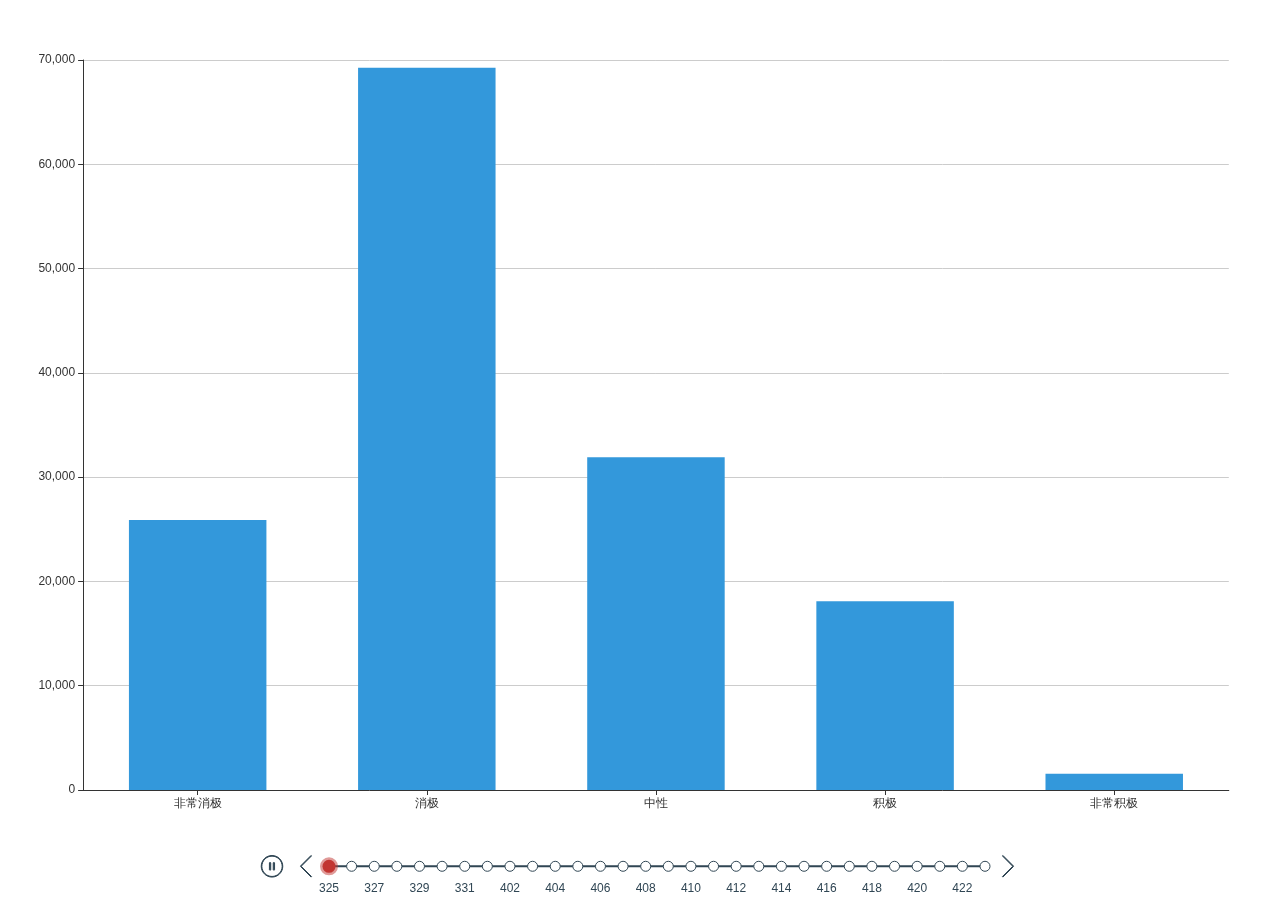
<file: atitude-line/bar.html>
<!DOCTYPE html>
<html style="height: 100%">
<head>
    <meta charset="utf-8">
</head>
<body style="height: 100%; margin: 0">
    <div id="container" style="height: 100%"></div>
    <script src="echarts.min.js"></script>
    <script src="jquery-3.3.1.min.js"></script>

    <script type="text/javascript">
        var dateid=['20200325','20200326','20200327','20200328','20200329','20200330','20200331','20200401','20200402','20200403','20200404','20200405','20200406','20200407','20200408','20200409','20200410','20200411','20200412','20200413','20200414','20200415','20200416','20200417','20200418','20200419','20200420','20200421','20200422','20200423'];
        
        var date = [];
        var typ = [];
        var number = [];
        function getList(dateid) {
            numberList=[];
            for(var i=0;i<date.length;i++)
            {
                if(date[i]==dateid)
                {
                    if(typ[i]=='severely negative') numberList[0]=number[i];
                    if(typ[i]=='negative') numberList[1]=number[i];
                    if(typ[i]=='neutral') numberList[2]=number[i];
                    if(typ[i]=='positive') numberList[3]=number[i];
                    if(typ[i]=='extremely positive') numberList[4]=number[i];
                }
            }
            return numberList;
        }
        $.ajax({
            async:false,
            url: "attitude.json",//json文件位置，文件名
            type: "GET",//请求方式为get
            dataType: "json", //返回数据格式为json
            // traditional:true,
            success: function(data) {//请求成功完成后要执行的方法 
                for(var i=0;i<data.length;i++){
                    date[i]=data[i].date;
                    typ[i]=data[i].type;
                    number[i]=data[i].number;
                }
                
            }
        })
        var dom = document.getElementById("container");
        var myChart = echarts.init(dom);
        var app={};
        option = null;
        var options=[];
        dateid.forEach(date=>{
            options.push(
                {series:[{data:getList(date)}]}
            )
        })
        console.log(options)
        option = {
            baseOption:{
                timeline: {
                    axisType: 'category',
                    // realtime: false,
                    // loop: false,
                    autoPlay: true,
                    // currentIndex: 2,
                    playInterval: 1000,
                    // controlStyle: {
                    //     position: 'left'
                    // },
                    data: ['0325','0326','0327','0328','0329','0330','0331','0401','0402','0403','0404','0405','0406','0407','0408','0409','0410','0411','0412','0413','0414','0415','0416','0417','0418','0419','0420','0421','0422','0423'],
                    label: {
                        formatter : function(s) {
                            return (new Date(s)).getFullYear();
                        }
                    }
                },
                color: ['#3398DB'],
                tooltip: {
                    trigger: 'axis',
                    axisPointer: {            // 坐标轴指示器，坐标轴触发有效
                        type: 'shadow'        // 默认为直线，可选为：'line' | 'shadow'
                    }
                },
                grid: {
                    left: '3%',
                    right: '4%',
                    bottom: '10%',
                    containLabel: true
                },
                xAxis: [
                    {
                        type: 'category',
                        data: ['非常消极','消极','中性','积极','非常积极'],
                        axisTick: {
                            alignWithLabel: true
                        }
                    }
                ],
                yAxis: [
                    {
                        type: 'value'
                    }
                ],
                series: [
                    {
                        name: 'number',
                        type: 'bar',
                        barWidth: '60%'
                    }
                ]
            },
            
            options: options
        };
        
        if (option && typeof option === "object") {
            myChart.setOption(option, true);
        }
       </script>
   </body>
</html>
</file>
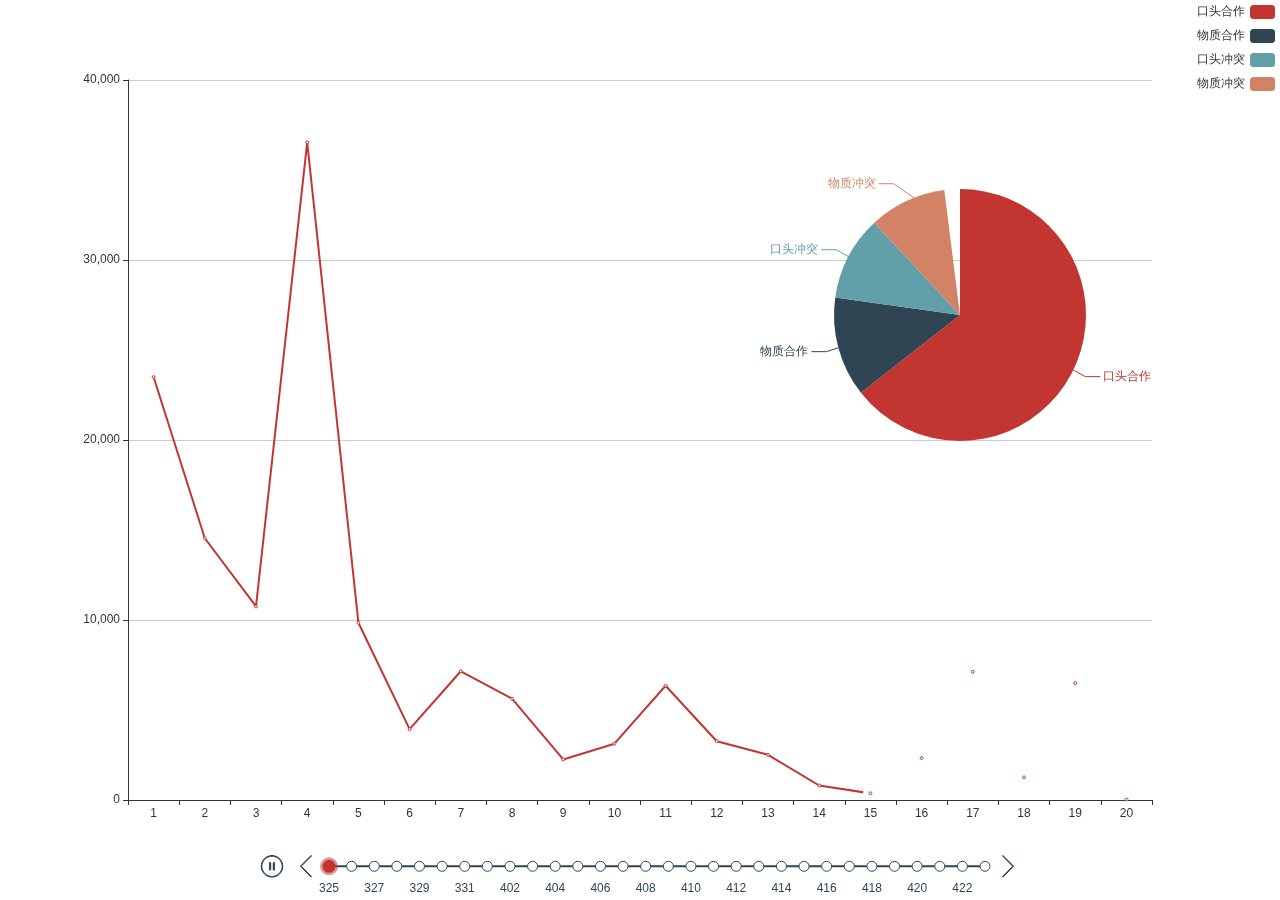
<file: 事件数量类型加时间轴/event-quad.html>
<!DOCTYPE html>
<html style="height: 100%">
   <head>
       <meta charset="utf-8">
       <style>
           .selector {
               position: absolute;
               left: 10px;
               top:10px;
           }
       </style>
   </head>
   <body style="height: 100%; margin: 0">
       <div id="container" style="height: 100%"></div>
       <script src="echarts.min.js"></script>
        <script src="jquery-3.3.1.min.js"></script>
    <script type="text/javascript">
        var dateid=['20200325','20200326','20200327','20200328','20200329','20200330','20200331','20200401','20200402','20200403','20200404','20200405','20200406','20200407','20200408','20200409','20200410','20200411','20200412','20200413','20200414','20200415','20200416','20200417','20200418','20200419','20200420','20200421','20200422','20200423'];
        
        function getList(dateid) {
            var numberList=[];
            for(var i=0;i<eventdate.length;i++)
            {
                if(eventdate[i]==dateid)
                {
                    for(var j=0;j<20;j++) 
                    {
                        numberList.push(eventnumber[i+j])
                    }
                }
            }
            return numberList;
        }
        function getpie(dateid){
            var numberList = [];
            for(var i=0;i<quaddate.length;i++)
            {
                if(quaddate[i]==dateid)
                {
                    if(quadclass[i]=='1') numberList[0]=quadnumber[i];
                    if(quadclass[i]=='2') numberList[1]=quadnumber[i];
                    if(quadclass[i]=='3') numberList[2]=quadnumber[i];
                    if(quadclass[i]=='4') numberList[3]=quadnumber[i];
                }
            }
            return numberList;
        }
        var eventdate = [];
        var eventcode = [];
        var eventnumber = [];
        $.ajax({
            async:false,
            url: "event.json",//json文件位置，文件名
            type: "GET",//请求方式为get
            dataType: "json", //返回数据格式为json
            // traditional:true,
            success: function(data) {//请求成功完成后要执行的方法 
                for(var i=0;i<data.length;i++){
                    eventdate[i]=data[i].date;
                    eventcode[i]=data[i].eventcode;
                    eventnumber[i]=data[i].number;
                }
                
            }
        })
        var quaddate = [];
        var quadclass = [];
        var quadnumber = [];
        $.ajax({
            async:false,
            url: "quad.json",//json文件位置，文件名
            type: "GET",//请求方式为get
            dataType: "json", //返回数据格式为json
            // traditional:true,
            success: function(data) {//请求成功完成后要执行的方法 
                for(var i=0;i<data.length;i++){
                    quaddate[i]=data[i].date;
                    quadclass[i]=data[i].quadclass;
                    quadnumber[i]=data[i].number;
                }
                
            }
        })
        var dom = document.getElementById("container");
        var myChart = echarts.init(dom);
        var app={};
        var options=[];
        dateid.forEach(date=>{
            var pielist = getpie(date);
            options.push(
                {
                    series: [
                        {data: getList(date)},
                        {data:[
                            {value: pielist[0], name: '口头合作'},
                            {value: pielist[1], name: '物质合作'},
                            {value: pielist[2], name: '口头冲突'},
                            {value: pielist[3], name: '物质冲突'}
                        ]}
                    ]
                }
            )
        })
        console.log(options)
        
        option = {
            baseOption:{
                timeline: {
                    axisType: 'category',
                    // realtime: false,
                    // loop: false,
                    autoPlay: true,
                    // currentIndex: 2,
                    playInterval: 1000,
                    // controlStyle: {
                    //     position: 'left'
                    // },
                    data: ['0325','0326','0327','0328','0329','0330','0331','0401','0402','0403','0404','0405','0406','0407','0408','0409','0410','0411','0412','0413','0414','0415','0416','0417','0418','0419','0420','0421','0422','0423'],
                    label: {
                        formatter : function(s) {
                            return (new Date(s)).getFullYear();
                        }
                    }
                },
                
                tooltip: {
                },
                legend: {
                    left: 'right',
                    orient: 'vertical',
                    data: ['口头合作', '物质合作', '口头冲突', '物质冲突']
                },
                
                calculable : true,
                grid: {
                    top: 80,
                    bottom: 100,
                    tooltip: {
                        trigger: 'axis',
                        axisPointer: {
                            type: 'shadow',
                            label: {
                                show: true,
                                formatter: function (params) {
                                    return params.value.replace('\n', '');
                                }
                            }
                        }
                    }
                },
                xAxis: [
                    {
                        type: 'category',
                        data: ['1','2','3','4','5','6','7','8','9','10','11','12','13','14','15','16','17','18','19','20'],
                        boundaryGap: true
                    }
                ],
                yAxis: [
                    {
                        type: 'value'
                    }
                ],
                series: [
                    {
                        name: 'number',
                        type: 'line',
                        barWidth: '50%',
                    },
                    {
                        name: 'quad',
                        type: 'pie',
                        center: ['75%', '35%'],
                        radius: '28%',
                        z: 100,
                        data: 
                        [
                            {value: 2342223, name: '口头合作'},
                            {value: 530682, name: '物质合作'},
                            {value: 431263, name: '口头冲突'},
                            {value: 430124, name: '物质冲突'}
                        ]
                    }
                ]
            },
            options:options
        };
        if (option && typeof option === "object") {
            myChart.setOption(option, true);
        }
       </script>
   </body>
</html>
</file>
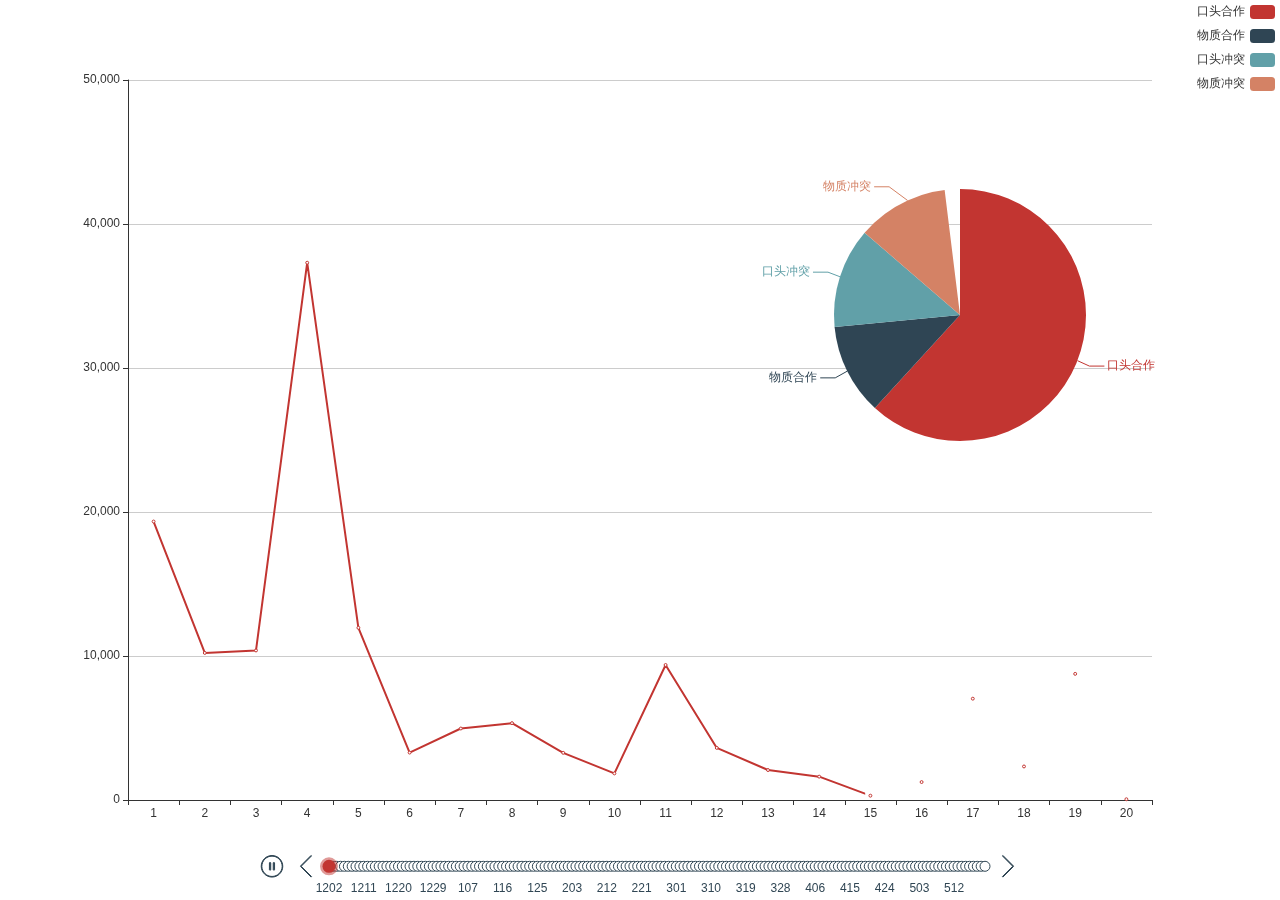
<file: 时间轴/event-quad.html>
<!DOCTYPE html>
<html style="height: 100%">
   <head>
       <meta charset="utf-8">
       <style>
           .selector {
               position: absolute;
               left: 10px;
               top:10px;
           }
       </style>
   </head>
   <body style="height: 100%; margin: 0">
       <div id="container" style="height: 100%"></div>
       <script src="echarts.min.js"></script>
        <script src="jquery-3.3.1.min.js"></script>
    <script type="text/javascript">
        var dateid=['20191202','20191203','20191204','20191205','20191206','20191207','20191208','20191209','20191210',
                    '20191211','20191212','20191213','20191214','20191215','20191216','20191217','20191218','20191219','20191220',
                    '20191221','20191222','20191223','20191224','20191225','20191226','20191227','20191228','20191229','20191230',
                    '20191231','20200101','20200102','20200103','20200104','20200105','20200106','20200107','20200108','20200109','20200110',
                    '20200111','20200112','20200113','20200114','20200115','20200116','20200117','20200118','20200119','20200120',
                    '20200121','20200122','20200123','20200124','20200125','20200126','20200127','20200128','20200129','20200130',
                    '20200131','20200201','20200202','20200203','20200204','20200205','20200206','20200207','20200208','20200209','20200210',
                    '20200211','20200212','20200213','20200214','20200215','20200216','20200217','20200218','20200219','20200220',
                    '20200221','20200222','20200223','20200224','20200225','20200226','20200227','20200228','20200229',
                    '20200301','20200302','20200303','20200304','20200305','20200306','20200307','20200308','20200309','20200310',
                    '20200311','20200312','20200313','20200314','20200315','20200316','20200317','20200318','20200319','20200320',
                    '20200321','20200322','20200323','20200324','20200325','20200326','20200327','20200328','20200329','20200330',
                    '20200331','20200401','20200402','20200403','20200404','20200405','20200406','20200407','20200408','20200409','20200410',
                    '20200411','20200412','20200413','20200414','20200415','20200416','20200417','20200418','20200419','20200420',
                    '20200421','20200422','20200423','20200424','20200425','20200426','20200427','20200428','20200429','20200430',
                    '20200501','20200502','20200503','20200504','20200505','20200506','20200507','20200508','20200509','20200510',
                    '20200511','20200512','20200513','20200514','20200515','20200516','20200517','20200518','20200519','20200520'

                    ]

        function getList(dateid) {
            var numberList=[];
            for(var i=0;i<eventdate.length;i++)
            {
                if(eventdate[i]==dateid)
                {
                    for(var j=0;j<20;j++) 
                    {
                        numberList.push(eventnumber[i+j])
                    }
                }
            }
            return numberList;
        }
        function getpie(dateid){
            var numberList = [];
            for(var i=0;i<quaddate.length;i++)
            {
                if(quaddate[i]==dateid)
                {
                    if(quadclass[i]=='1') numberList[0]=quadnumber[i];
                    if(quadclass[i]=='2') numberList[1]=quadnumber[i];
                    if(quadclass[i]=='3') numberList[2]=quadnumber[i];
                    if(quadclass[i]=='4') numberList[3]=quadnumber[i];
                }
            }
            return numberList;
        }
        var eventdate = [];
        var eventcode = [];
        var eventnumber = [];
        $.ajax({
            async:false,
            url: "event.json",//json文件位置，文件名
            type: "GET",//请求方式为get
            dataType: "json", //返回数据格式为json
            // traditional:true,
            success: function(data) {//请求成功完成后要执行的方法 
                for(var i=0;i<data.length;i++){
                    eventdate[i]=data[i].date;
                    eventcode[i]=data[i].eventcode;
                    eventnumber[i]=data[i].number;
                }
                
            }
        })
        var quaddate = [];
        var quadclass = [];
        var quadnumber = [];
        $.ajax({
            async:false,
            url: "quad.json",//json文件位置，文件名
            type: "GET",//请求方式为get
            dataType: "json", //返回数据格式为json
            // traditional:true,
            success: function(data) {//请求成功完成后要执行的方法 
                for(var i=0;i<data.length;i++){
                    quaddate[i]=data[i].date;
                    quadclass[i]=data[i].quadclass;
                    quadnumber[i]=data[i].number;
                }
                
            }
        })
        var dom = document.getElementById("container");
        var myChart = echarts.init(dom);
        var app={};
        var options=[];
        dateid.forEach(date=>{
            var pielist = getpie(date);
            options.push(
                {
                    series: [
                        {data: getList(date)},
                        {data:[
                            {value: pielist[0], name: '口头合作'},
                            {value: pielist[1], name: '物质合作'},
                            {value: pielist[2], name: '口头冲突'},
                            {value: pielist[3], name: '物质冲突'}
                        ]}
                    ]
                }
            )
        })
        console.log(options)
        
        option = {
            baseOption:{
                timeline: {
                    axisType: 'category',
                    // realtime: false,
                    // loop: false,
                    autoPlay: true,
                    // currentIndex: 2,
                    playInterval: 1000,
                    // controlStyle: {
                    //     position: 'left'
                    // },
                    data: ['1202','1203','1204','1205','1206','1207','1208','1209','1210',
                            '1211','1212','1213','1214','1215','1216','1217','1218','1219','1220',
                            '1221','1222','1223','1224','1225','1226','1227','1228','1229','1230',
                            '1231','0101','0102','0103','0104','0105','0106','0107','0108','0109','0110',
                            '0111','0112','0113','0114','0115','0116','0117','0118','0119','0120',
                            '0121','0122','0123','0124','0125','0126','0127','0128','0129','0130',
                            '0131','0201','0202','0203','0204','0205','0206','0207','0208','0209','0210',
                            '0211','0212','0213','0214','0215','0216','0217','0218','0219','0220',
                            '0221','0222','0223','0224','0225','0226','0227','0228','0229',
                            '0301','0302','0303','0304','0305','0306','0307','0308','0309','0310',
                            '0311','0312','0313','0314','0315','0316','0317','0318','0319','0320',
                            '0321','0322','0323','0324','0325','0326','0327','0328','0329','0330',
                            '0331','0401','0402','0403','0404','0405','0406','0407','0408','0409','0410',
                            '0411','0412','0413','0414','0415','0416','0417','0418','0419','0420',
                            '0421','0422','0423','0424','0425','0426','0427','0428','0429','0430',
                            '0501','0502','0503','0504','0505','0506','0507','0508','0509','0510',
                            '0511','0512','0513','0514','0515','0516','0517','0518','0519','0520'
                            ],
                    label: {
                        formatter : function(s) {
                            return (new Date(s)).getFullYear();
                        }
                    }
                },
                
                tooltip: {
                },
                legend: {
                    left: 'right',
                    orient: 'vertical',
                    data: ['口头合作', '物质合作', '口头冲突', '物质冲突']
                },
                
                calculable : true,
                grid: {
                    top: 80,
                    bottom: 100,
                    tooltip: {
                        trigger: 'axis',
                        axisPointer: {
                            type: 'shadow',
                            label: {
                                show: true,
                                formatter: function (params) {
                                    return params.value.replace('\n', '');
                                }
                            }
                        }
                    }
                },
                xAxis: [
                    {
                        type: 'category',
                        data: ['1','2','3','4','5','6','7','8','9','10','11','12','13','14','15','16','17','18','19','20'],
                        boundaryGap: true
                    }
                ],
                yAxis: [
                    {
                        type: 'value'
                    }
                ],
                series: [
                    {
                        name: 'number',
                        type: 'line',
                        barWidth: '50%',
                    },
                    {
                        name: 'quad',
                        type: 'pie',
                        center: ['75%', '35%'],
                        radius: '28%',
                        z: 100,
                        data: 
                        [
                            {value: 2342223, name: '口头合作'},
                            {value: 530682, name: '物质合作'},
                            {value: 431263, name: '口头冲突'},
                            {value: 430124, name: '物质冲突'}
                        ]
                    }
                ]
            },
            options:options
        };
        if (option && typeof option === "object") {
            myChart.setOption(option, true);
        }
       </script>
   </body>
</html>
</file>
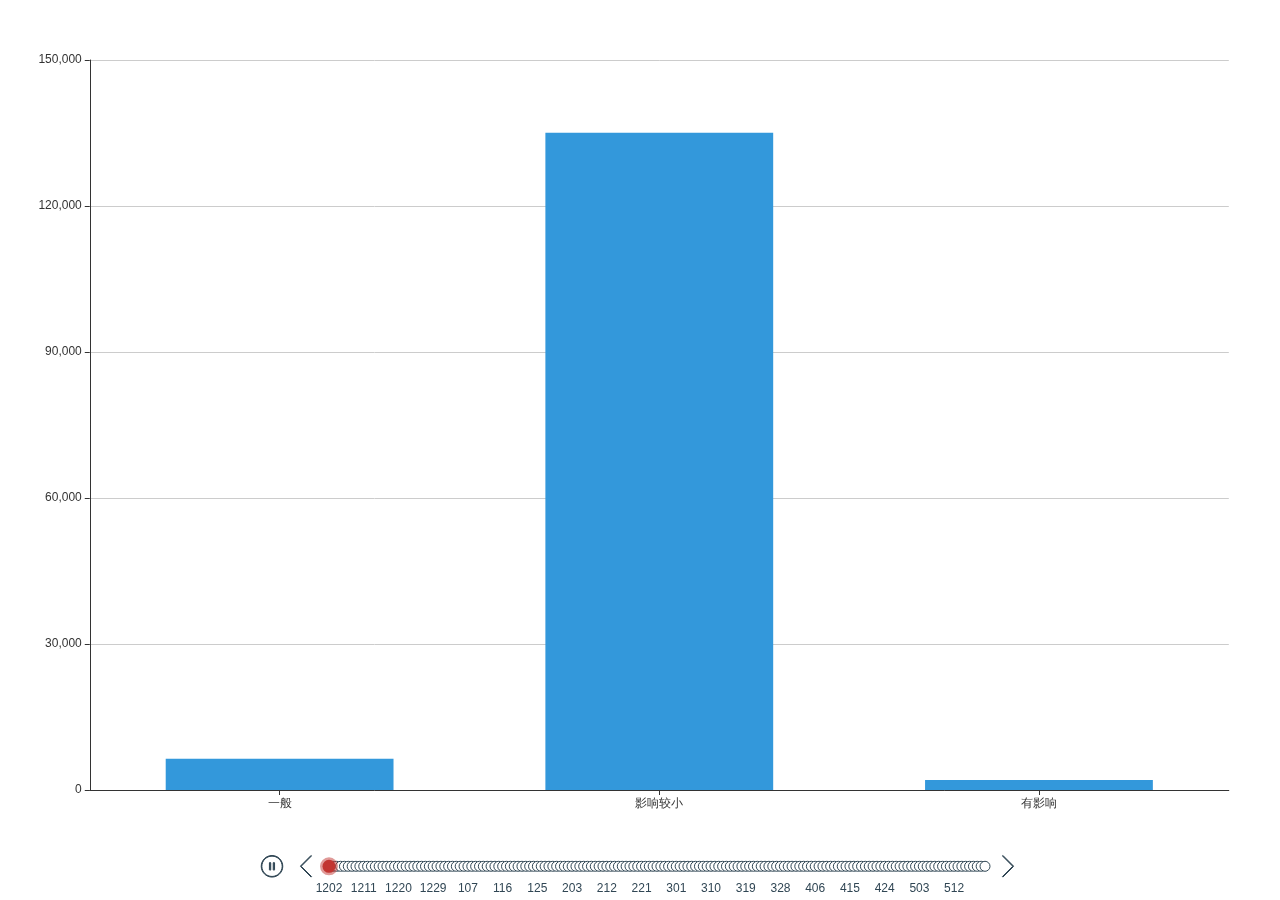
<file: 时间轴/influence.html>
<!DOCTYPE html>
<html style="height: 100%">
<head>
    <meta charset="utf-8">
</head>
<body style="height: 100%; margin: 0">
    <div id="container" style="height: 100%"></div>
    <script src="echarts.min.js"></script>
    <script src="jquery-3.3.1.min.js"></script>

    <script type="text/javascript">
        var dateid=['20191202','20191203','20191204','20191205','20191206','20191207','20191208','20191209','20191210',
                    '20191211','20191212','20191213','20191214','20191215','20191216','20191217','20191218','20191219','20191220',
                    '20191221','20191222','20191223','20191224','20191225','20191226','20191227','20191228','20191229','20191230',
                    '20191231','20200101','20200102','20200103','20200104','20200105','20200106','20200107','20200108','20200109','20200110',
                    '20200111','20200112','20200113','20200114','20200115','20200116','20200117','20200118','20200119','20200120',
                    '20200121','20200122','20200123','20200124','20200125','20200126','20200127','20200128','20200129','20200130',
                    '20200131','20200201','20200202','20200203','20200204','20200205','20200206','20200207','20200208','20200209','20200210',
                    '20200211','20200212','20200213','20200214','20200215','20200216','20200217','20200218','20200219','20200220',
                    '20200221','20200222','20200223','20200224','20200225','20200226','20200227','20200228','20200229',
                    '20200301','20200302','20200303','20200304','20200305','20200306','20200307','20200308','20200309','20200310',
                    '20200311','20200312','20200313','20200314','20200315','20200316','20200317','20200318','20200319','20200320',
                    '20200321','20200322','20200323','20200324','20200325','20200326','20200327','20200328','20200329','20200330',
                    '20200331','20200401','20200402','20200403','20200404','20200405','20200406','20200407','20200408','20200409','20200410',
                    '20200411','20200412','20200413','20200414','20200415','20200416','20200417','20200418','20200419','20200420',
                    '20200421','20200422','20200423','20200424','20200425','20200426','20200427','20200428','20200429','20200430',
                    '20200501','20200502','20200503','20200504','20200505','20200506','20200507','20200508','20200509','20200510',
                    '20200511','20200512','20200513','20200514','20200515','20200516','20200517','20200518','20200519','20200520'
                    ]
        
        var date = [];
        var typ = [];
        var number = [];
        function getList(dateid) {
            numberList=[];
            for(var i=0;i<date.length;i++)
            {
                if(date[i]==dateid)
                {
                    if(typ[i]=='common') numberList[0]=number[i];
                    if(typ[i]=='littleinfluential') numberList[1]=number[i];
                    if(typ[i]=='influential') numberList[2]=number[i]
                }
            }
            return numberList;
        }
        $.ajax({
            async:false,
            url: "influence.json",//json文件位置，文件名
            type: "GET",//请求方式为get
            dataType: "json", //返回数据格式为json
            // traditional:true,
            success: function(data) {//请求成功完成后要执行的方法 
                for(var i=0;i<data.length;i++){
                    date[i]=data[i].date;
                    typ[i]=data[i].type;
                    number[i]=data[i].number;
                }
                
            }
        })
        var dom = document.getElementById("container");
        var myChart = echarts.init(dom);
        var app={};
        var options=[];
        dateid.forEach(date=>{
            options.push(
                {
                    series:[
                        {data:getList(date)}
                    ]
                }
            )
        })
        console.log(options)
        option = {
            baseOption:{
                timeline: {
                    axisType: 'category',
                    // realtime: false,
                    // loop: false,
                    autoPlay: true,
                    // currentIndex: 2,
                    playInterval: 1000,
                    // controlStyle: {
                    //     position: 'left'
                    // },
                    data: ['1202','1203','1204','1205','1206','1207','1208','1209','1210',
                            '1211','1212','1213','1214','1215','1216','1217','1218','1219','1220',
                            '1221','1222','1223','1224','1225','1226','1227','1228','1229','1230',
                            '1231','0101','0102','0103','0104','0105','0106','0107','0108','0109','0110',
                            '0111','0112','0113','0114','0115','0116','0117','0118','0119','0120',
                            '0121','0122','0123','0124','0125','0126','0127','0128','0129','0130',
                            '0131','0201','0202','0203','0204','0205','0206','0207','0208','0209','0210',
                            '0211','0212','0213','0214','0215','0216','0217','0218','0219','0220',
                            '0221','0222','0223','0224','0225','0226','0227','0228','0229',
                            '0301','0302','0303','0304','0305','0306','0307','0308','0309','0310',
                            '0311','0312','0313','0314','0315','0316','0317','0318','0319','0320',
                            '0321','0322','0323','0324','0325','0326','0327','0328','0329','0330',
                            '0331','0401','0402','0403','0404','0405','0406','0407','0408','0409','0410',
                            '0411','0412','0413','0414','0415','0416','0417','0418','0419','0420',
                            '0421','0422','0423','0424','0425','0426','0427','0428','0429','0430',
                            '0501','0502','0503','0504','0505','0506','0507','0508','0509','0510',
                            '0511','0512','0513','0514','0515','0516','0517','0518','0519','0520'],
                    label: {
                        formatter : function(s) {
                            return (new Date(s)).getFullYear();
                        }
                    }
                },
                color: ['#3398DB'],
                tooltip: {
                    trigger: 'axis',
                    axisPointer: {            // 坐标轴指示器，坐标轴触发有效
                        type: 'shadow'        // 默认为直线，可选为：'line' | 'shadow'
                    }
                },
                grid: {
                    left: '3%',
                    right: '4%',
                    bottom: '10%',
                    containLabel: true
                },
                xAxis: [
                    {
                        type: 'category',
                        data: ['一般','影响较小','有影响'],
                        axisTick: {
                            alignWithLabel: true
                        }
                    }
                ],
                yAxis: [
                    {
                        type: 'value'
                    }
                ],
                series: [
                    {
                        name: 'number',
                        type: 'bar',
                        barWidth: '60%'
                    }
                ]
            },
            
            options: options
        };
        
        if (option && typeof option === "object") {
            myChart.setOption(option, true);
        }
       </script>
   </body>
</html>
</file>
